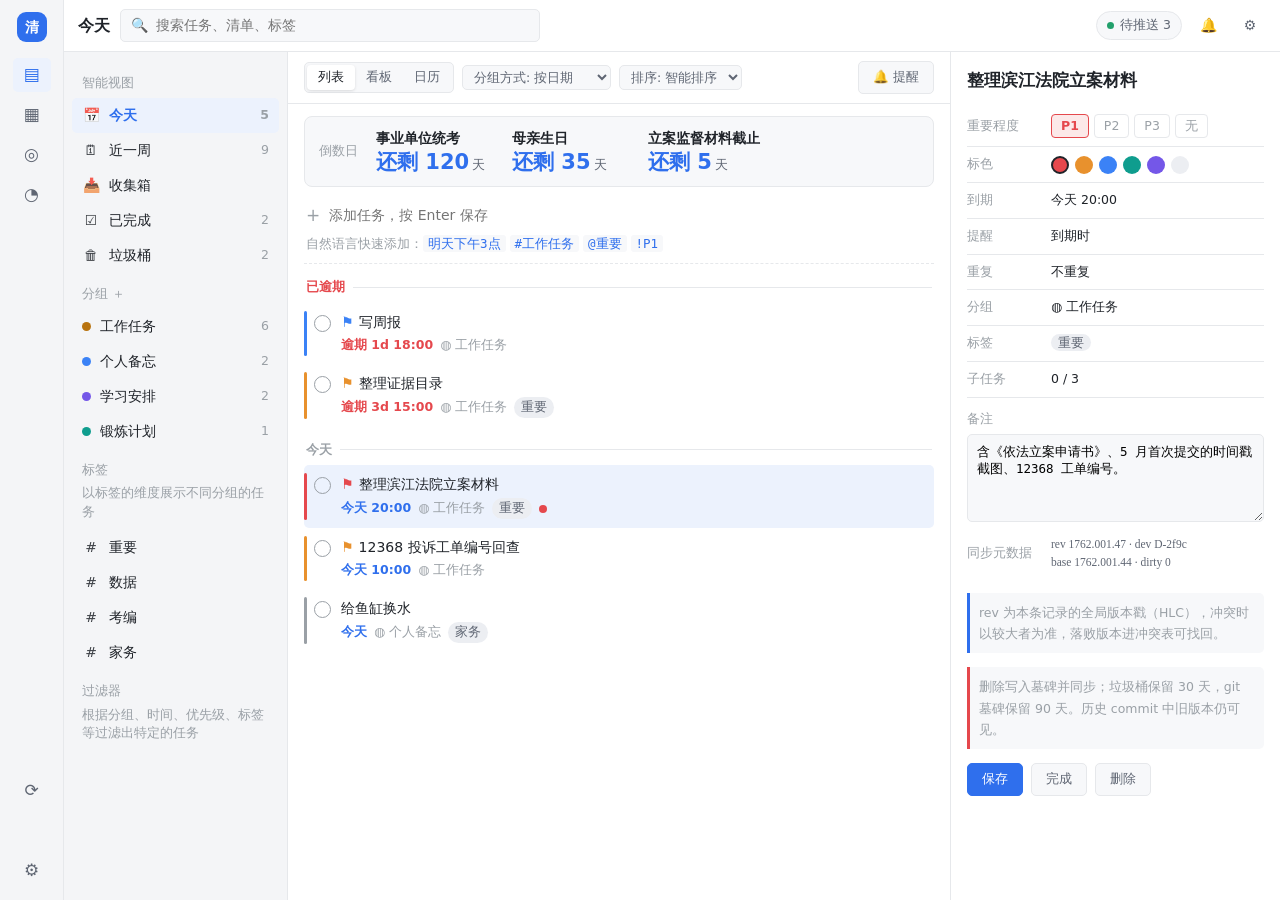
<file: docs/清单exe-界面原型.html>
<!DOCTYPE html>
<html lang="zh" data-theme="light" data-accent="blue">
<head>
<meta charset="UTF-8">
<meta name="viewport" content="width=device-width, initial-scale=1">
<title>清单 · 界面原型 v0.2</title>
<style>
/* ============ 主题 token：所有颜色只允许来自这里，禁止在组件里写死 ============ */
:root{
  --radius:8px; --radius-s:5px;
  --fs:14px; --fs-s:12.5px; --fs-l:16px;
  --p1:#e5484d; --p2:#e8912d; --p3:#3b82f6; --p4:var(--text-3);
  --sidebar-w:224px; --detail-w:330px; --topbar-h:52px;
}
:root[data-theme="light"]{
  --bg:#ffffff; --bg-2:#f7f8fa; --bg-3:#eceef2; --nav-bg:#f4f5f7;
  --text:#1f2329; --text-2:#5f6673; --text-3:#9aa0a6; --line:#e6e8eb;
  --hover:#eef0f4; --sel-bg:color-mix(in srgb, var(--accent) 9%, var(--bg));
  --shadow:0 6px 24px rgba(0,0,0,.10); --chip-bg:#fff;
}
:root[data-theme="dark"]{
  --bg:#1c1e22; --bg-2:#24272c; --bg-3:#2c3036; --nav-bg:#212429;
  --text:#e8eaed; --text-2:#a4abb5; --text-3:#6f7680; --line:#353a41;
  --hover:#2c3036; --sel-bg:color-mix(in srgb, var(--accent) 22%, var(--bg));
  --shadow:0 6px 24px rgba(0,0,0,.5); --chip-bg:#282c32;
}
:root[data-accent="blue"]  {--accent:#2f6fed}
:root[data-accent="teal"]  {--accent:#0f9d8e}
:root[data-accent="amber"] {--accent:#dd9330}
:root[data-accent="pink"]  {--accent:#d9547a}
:root[data-accent="violet"]{--accent:#7457e8}
:root[data-accent="navy"]  {--accent:#2b4a8b}
:root[data-size="s"]{--fs:13px;--fs-s:11.5px;--fs-l:14.5px}
:root[data-size="l"]{--fs:15.5px;--fs-s:13.5px;--fs-l:17.5px}

*{box-sizing:border-box;margin:0;padding:0}
body{font:var(--fs)/1.5 "Microsoft YaHei","PingFang SC",system-ui,sans-serif;background:var(--bg);color:var(--text);overflow:hidden;height:100vh}
button,input,select{font:inherit;color:inherit;background:none;border:none;outline:none}
button{cursor:pointer}
::-webkit-scrollbar{width:9px;height:9px}::-webkit-scrollbar-thumb{background:var(--bg-3);border-radius:9px}

/* ---------- 骨架 ---------- */
.app{display:grid;grid-template-columns:64px var(--sidebar-w) 1fr var(--detail-w);grid-template-rows:var(--topbar-h) 1fr;height:100vh}
.iconbar{grid-column:1;grid-row:1/3;background:var(--nav-bg);border-right:1px solid var(--line);display:flex;flex-direction:column;align-items:center;padding:12px 0;gap:6px}
.iconbar .logo{width:30px;height:30px;border-radius:9px;background:var(--accent);color:#fff;display:grid;place-items:center;font-weight:700;margin-bottom:10px}
.ib{width:38px;height:34px;border-radius:var(--radius-s);display:grid;place-items:center;color:var(--text-2);font-size:17px}
.ib:hover{background:var(--hover)} .ib.on{background:var(--sel-bg);color:var(--accent)}
.iconbar .grow{flex:1}

.topbar{grid-column:2/5;grid-row:1;display:flex;align-items:center;gap:10px;padding:0 14px;border-bottom:1px solid var(--line);background:var(--bg)}
.topbar h1{font-size:var(--fs-l);font-weight:600;white-space:nowrap}
.searchbox{flex:1;max-width:420px;background:var(--bg-2);border:1px solid var(--line);border-radius:var(--radius-s);padding:5px 10px;display:flex;gap:8px;align-items:center;color:var(--text-3)}
.searchbox input{flex:1;background:none}
.spacer{flex:1}
.pill{display:flex;align-items:center;gap:6px;padding:4px 10px;border-radius:99px;background:var(--bg-2);border:1px solid var(--line);font-size:var(--fs-s);color:var(--text-2)}
.pill .dot{width:7px;height:7px;border-radius:50%;background:#22a06b}
.pill.warn .dot{background:var(--p2)} .pill.off .dot{background:var(--text-3)}
.iconbtn{width:32px;height:32px;border-radius:var(--radius-s);display:grid;place-items:center;color:var(--text-2)}
.iconbtn:hover{background:var(--hover)} .iconbtn.on{color:var(--accent)}

.sidebar{grid-column:2;grid-row:2;background:var(--nav-bg);border-right:1px solid var(--line);overflow-y:auto;padding:10px 8px}
.group-t{font-size:var(--fs-s);color:var(--text-3);padding:12px 10px 5px;display:flex;align-items:center;gap:6px}
.group-t:hover{color:var(--text-2)}
.nav{display:flex;align-items:center;gap:9px;padding:7px 10px;border-radius:var(--radius-s);color:var(--text);font-size:var(--fs);width:100%;text-align:left}
.nav:hover{background:var(--hover)}
.nav.on{background:var(--sel-bg);color:var(--accent);font-weight:600}
.nav .ic{width:18px;text-align:center;opacity:.85}
.nav .cnt{margin-left:auto;font-size:var(--fs-s);color:var(--text-3)}
.nav.sub{padding-left:26px;font-size:var(--fs-s);color:var(--text-2)}
.nav .swatch{width:9px;height:9px;border-radius:50%;background:var(--c,var(--text-3))}

.main{grid-column:3;grid-row:2;display:flex;flex-direction:column;overflow:hidden;background:var(--bg);min-width:0}
.toolbar{display:flex;align-items:center;gap:8px;padding:9px 16px;border-bottom:1px solid var(--line)}
.seg{display:flex;background:var(--bg-2);border:1px solid var(--line);border-radius:var(--radius-s);padding:2px}
.seg button{padding:3px 11px;border-radius:4px;font-size:var(--fs-s);color:var(--text-2)}
.seg button.on{background:var(--bg);color:var(--text);box-shadow:0 1px 3px rgba(0,0,0,.12)}
select.mini{background:var(--bg-2);border:1px solid var(--line);border-radius:var(--radius-s);padding:3px 7px;font-size:var(--fs-s);color:var(--text-2)}

.scroll{flex:1;overflow-y:auto;padding:0 16px 16px}
.banner{margin:12px 0 4px;padding:11px 14px;border-radius:var(--radius);background:var(--bg-2);border:1px solid var(--line);display:flex;gap:18px;overflow-x:auto}
.cd{min-width:118px}
.cd b{display:block;font-size:var(--fs);font-weight:600}
.cd .n{font-size:21px;font-weight:700;color:var(--accent);line-height:1.25}
.cd .n small{font-size:var(--fs-s);font-weight:400;color:var(--text-2);margin-left:3px}

.qa{display:flex;align-items:center;gap:9px;padding:12px 2px 6px;color:var(--text-3)}
.qa input{flex:1;background:none;font-size:var(--fs)}
.qa::before{content:"+";font-size:17px;color:var(--text-3)}
.qa-hint{font-size:var(--fs-s);color:var(--text-3);padding:0 2px 10px;border-bottom:1px dashed var(--line)}
.qa-hint code{background:var(--bg-2);padding:1px 5px;border-radius:3px;color:var(--accent)}

.sec-h{display:flex;align-items:center;gap:8px;padding:14px 2px 6px;font-size:var(--fs-s);color:var(--text-3);font-weight:600}
.sec-h.late{color:var(--p1)}
.sec-h .line{flex:1;height:1px;background:var(--line)}

.task{display:flex;align-items:flex-start;gap:10px;padding:9px 10px;border-radius:var(--radius-s);position:relative;cursor:pointer}
.task:hover{background:var(--hover)}
.task.on{background:var(--sel-bg)}
.task::before{content:"";position:absolute;left:0;top:8px;bottom:8px;width:3px;border-radius:3px;background:var(--bar,transparent)}
.cbx{width:17px;height:17px;border:1.6px solid var(--text-3);border-radius:50%;margin-top:3px;flex:none;display:grid;place-items:center;font-size:11px;color:#fff}
.task.done .cbx{background:#22a06b;border-color:#22a06b}
.task.done .ttl{color:var(--text-3);text-decoration:line-through}
.body{flex:1;min-width:0}
.ttl{font-size:var(--fs);word-break:break-word}
.ttl .flag{color:var(--pc,var(--text-3));font-weight:700;margin-right:5px}
.meta{display:flex;flex-wrap:wrap;gap:7px;align-items:center;margin-top:3px;font-size:var(--fs-s);color:var(--text-3)}
.tag{background:var(--bg-3);padding:1px 7px;border-radius:99px;color:var(--text-2)}
.tag.c{background:color-mix(in srgb, var(--tc) 16%, transparent);color:var(--tc)}
.due.over{color:var(--p1);font-weight:600}
.due.today{color:var(--accent);font-weight:600}
.lst{color:var(--text-3)}
.dotc{width:8px;height:8px;border-radius:50%;background:var(--c)}
.ops{display:none;gap:3px} .task:hover .ops{display:flex}
.ops button{width:25px;height:25px;border-radius:4px;color:var(--text-3);display:grid;place-items:center}
.ops button:hover{background:var(--bg-3);color:var(--text)}

.board{display:flex;gap:12px;align-items:flex-start;padding-top:12px;overflow-x:auto}
.col{min-width:250px;width:250px;background:var(--bg-2);border:1px solid var(--line);border-radius:var(--radius);padding:8px}
.col h4{font-size:var(--fs-s);color:var(--text-2);padding:4px 6px 8px;display:flex;gap:6px;align-items:center}
.col h4 span{margin-left:auto;color:var(--text-3)}
.card{background:var(--bg);border:1px solid var(--line);border-radius:var(--radius-s);padding:9px 10px;margin-bottom:7px;font-size:var(--fs-s);cursor:pointer}
.card:hover{border-color:var(--accent)}

.cal{display:grid;grid-template-columns:repeat(7,1fr);gap:1px;background:var(--line);border:1px solid var(--line);border-radius:var(--radius);overflow:hidden;margin-top:12px}
.cal .hd{background:var(--bg-2);padding:6px;text-align:center;font-size:var(--fs-s);color:var(--text-2)}
.cal .d{background:var(--bg);min-height:82px;padding:5px 6px;font-size:var(--fs-s)}
.cal .d.out{background:var(--bg-2);color:var(--text-3)}
.cal .d.now{outline:2px solid var(--accent);outline-offset:-2px}
.cal .d b{font-weight:400;color:var(--text-2)}
.cal .ev{margin-top:3px;padding:1px 5px;border-radius:3px;background:color-mix(in srgb,var(--ec) 15%,transparent);color:var(--ec);white-space:nowrap;overflow:hidden;text-overflow:ellipsis;font-size:11px}

/* ---------- 详情 ---------- */
.detail{grid-column:4;grid-row:2;border-left:1px solid var(--line);background:var(--bg);overflow-y:auto;padding:16px}
.detail .ttl{font-size:17px;font-weight:600;margin-bottom:12px}
.row{display:flex;align-items:center;gap:10px;padding:8px 0;border-bottom:1px solid var(--line);font-size:var(--fs-s)}
.row .k{color:var(--text-3);width:74px;flex:none}
.row .v{color:var(--text);flex:1}
.prio{display:flex;gap:5px}
.prio button{padding:2px 9px;border-radius:4px;border:1px solid var(--line);font-size:var(--fs-s);color:var(--text-3)}
.prio button.on{border-color:var(--pc);color:var(--pc);background:color-mix(in srgb,var(--pc) 12%,transparent);font-weight:700}
.sw{display:flex;gap:6px;align-items:center}
.sw button{width:18px;height:18px;border-radius:50%;border:2px solid transparent}
.sw button.on{border-color:var(--text)}
.sw .none{background:var(--bg-3)}
textarea.note{width:100%;background:var(--bg-2);border:1px solid var(--line);border-radius:var(--radius-s);padding:9px;min-height:88px;resize:vertical;font-size:var(--fs-s);margin-top:6px}
.hint{font-size:var(--fs-s);color:var(--text-3);line-height:1.7;margin-top:14px;padding:9px;background:var(--bg-2);border-left:3px solid var(--accent);border-radius:0 var(--radius-s) var(--radius-s) 0}
.btnrow{display:flex;gap:8px;margin-top:14px}
.btn{padding:6px 14px;border-radius:var(--radius-s);background:var(--bg-2);border:1px solid var(--line);font-size:var(--fs-s);color:var(--text-2)}
.btn:hover{color:var(--text);border-color:var(--text-3)}
.btn.pri{background:var(--accent);border-color:var(--accent);color:#fff}

/* ---------- 弹窗 ---------- */
.mask{position:fixed;inset:0;background:rgba(0,0,0,.42);display:none;place-items:center;z-index:50}
.mask.on{display:grid}
.modal{width:620px;max-height:82vh;background:var(--bg);border:1px solid var(--line);border-radius:12px;box-shadow:var(--shadow);display:flex;flex-direction:column}
.mh{display:flex;align-items:center;padding:14px 18px;border-bottom:1px solid var(--line);font-weight:600}
.mh .iconbtn{margin-left:auto}
.tabs{display:flex;gap:4px;padding:10px 18px 0;border-bottom:1px solid var(--line)}
.tabs button{padding:7px 14px;font-size:var(--fs-s);color:var(--text-2);border-bottom:2px solid transparent}
.tabs button.on{color:var(--accent);border-color:var(--accent);font-weight:600}
.mb{padding:16px 18px;overflow-y:auto}
.field{display:flex;align-items:center;gap:12px;margin-bottom:14px}
.field>label{width:118px;flex:none;font-size:var(--fs-s);color:var(--text-2)}
.field .ctl{flex:1}
.field input[type=text],.field input[type=password],.field select{width:100%;background:var(--bg-2);border:1px solid var(--line);border-radius:var(--radius-s);padding:6px 9px;font-size:var(--fs-s)}
.tog{width:38px;height:21px;border-radius:99px;background:var(--bg-3);position:relative;transition:.15s;flex:none}
.tog::after{content:"";position:absolute;top:2px;left:2px;width:17px;height:17px;border-radius:50%;background:#fff;transition:.15s;box-shadow:0 1px 3px rgba(0,0,0,.3)}
.tog.on{background:var(--accent)} .tog.on::after{left:19px}
.chan{border:1px solid var(--line);border-radius:var(--radius);padding:12px 14px;margin-bottom:12px}
.chan .top{display:flex;align-items:center;gap:10px;margin-bottom:4px}
.chan .top b{font-size:var(--fs)} .chan .top .tog{margin-left:auto}
.chan p{font-size:var(--fs-s);color:var(--text-3);margin-bottom:10px}
.chan .in{display:none;gap:8px;flex-direction:column;margin-top:10px}
.chan.open .in{display:flex}
.lock{display:inline-flex;gap:6px;align-items:center;font-size:var(--fs-s);color:#22a06b;background:color-mix(in srgb,#22a06b 12%,transparent);padding:3px 9px;border-radius:99px}
.warnbar{font-size:var(--fs-s);color:var(--p1);background:color-mix(in srgb,var(--p1) 10%,transparent);padding:8px 10px;border-radius:var(--radius-s);margin-top:10px}
.accent-row{display:flex;gap:9px}
.accent-row button{width:26px;height:26px;border-radius:50%;border:2px solid transparent}
.accent-row button.on{border-color:var(--text)}
.foot{padding:11px 18px;border-top:1px solid var(--line);font-size:11.5px;color:var(--text-3);display:flex;align-items:center;gap:8px}
</style>
</head>
<body>
<div class="app">
  <nav class="iconbar" id="iconbar"></nav>
  <header class="topbar" id="topbar"></header>
  <aside class="sidebar" id="sidebar"></aside>
  <main class="main">
    <div class="toolbar" id="toolbar"></div>
    <div class="scroll" id="scroll"></div>
  </main>
  <aside class="detail" id="detail"></aside>
</div>

<div class="mask" id="mask"><div class="modal">
  <div class="mh"><span data-t="settings"></span><button class="iconbtn" onclick="closeModal()">✕</button></div>
  <div class="tabs" id="mtabs"></div>
  <div class="mb" id="mbody"></div>
  <div class="foot"><span data-t="proto_note"></span></div>
</div></div>

<script>
/* ================= i18n：文案全部走字典，组件里禁止硬编码字符串 ================= */
const I18N = {
  zh:{app:"清单",search:"搜索任务、清单、标签",nav_task:"任务",nav_cal:"日历",nav_focus:"专注",nav_stat:"统计",
    g_smart:"智能视图",g_list:"分组",g_tag:"标签",g_filter:"过滤器",
    today:"今天",next7:"近一周",inbox:"收集箱",done:"已完成",trash:"垃圾桶",
    layout_list:"列表",layout_board:"看板",layout_calendar:"日历",
    group:"分组方式",sort:"排序",g_none:"不分组",g_date:"按日期",g_list2:"按分组",g_prio:"按优先级",g_tag2:"按标签",
    s_smart:"智能排序",s_due:"截止日期",s_prio:"优先级",s_title:"标题",s_created:"创建时间",s_manual:"手动",
    sync_ok:"已同步",sync_pending:"待推送",sync_off:"离线模式",sync_conf:"冲突",
    bell_on:"提醒已开",bell_off:"提醒已静音",
    cd_title:"倒数日",days_left:"还剩",days_passed:"已过",days_unit:"天",
    overdue:"逾期",today2:"今天",tomorrow:"明天",weekday:"周",
    quickadd:"添加任务，按 Enter 保存",qa_hint:"自然语言快速添加：{d} {c} {t} {p}",
    tag_desc:"以标签的维度展示不同分组的任务",filter_desc:"根据分组、时间、优先级、标签等过滤出特定的任务",
    sec_overdue:"已逾期",sec_today:"今天",sec_tomorrow:"明天",sec_week:"本周稍后",sec_none:"未排期",sec_done:"今日完成",
    d_title:"任务标题",d_note:"备注",d_prio:"重要程度",d_color:"标色",d_due:"到期",d_remind:"提醒",d_repeat:"重复",d_list:"分组",d_tags:"标签",d_sub:"子任务",d_sync:"同步元数据",
    p_none:"无",p_low:"中",p_med:"高",p_top:"紧急",c_none:"无",
    r_none:"不提醒",r_at:"到期时",r_1d:"提前1天",r_sticky:"持续提醒",
    no_repeat:"不重复",rp_daily:"每天",rp_weekly:"每周",rp_monthly:"每月",
    complete:"完成",reopen:"重新打开",del:"删除",restore:"恢复",save:"保存",
    hint_trash:"删除写入墓碑并同步；垃圾桶保留 30 天，git 墓碑保留 90 天。历史 commit 中旧版本仍可见。",
    hint_sync:"rev 为本条记录的全局版本戳（HLC），冲突时以较大者为准，落败版本进冲突表可找回。",
    settings:"设置",tab_appearance:"外观",tab_lang:"语言",tab_alert:"提醒",tab_sync:"同步",
    theme:"主题",theme_light:"浅色",theme_dark:"深色",follow_sys:"跟随系统",accent:"强调色",fsize:"字号",
    size_s:"小",size_m:"标准",size_l:"大",lang:"界面语言",lang_note:"语言只切换界面文案，任务内容属于数据、不做翻译。",
    alert_master:"提醒总开关",alert_master_d:"关闭后调度器不再向任何渠道发送，任务数据不受影响。",
    ch_toast:"Windows 系统通知 + 托盘",ch_toast_d:"本地弹窗，不依赖网络。",
    ch_ding:"钉钉群机器人",ch_ding_d:"Webhook + 加签。限流 20 条/分钟，同分钟到期自动合并为一条。",
    ch_mail:"邮箱 SMTP",ch_mail_d:"使用邮箱授权码而非登录密码，一封汇总邮件发送。",
    webhook:"Webhook 地址",secret:"加签密钥",smtp_preset:"服务商",from_addr:"发件邮箱",auth_code:"授权码",to_addr:"收件人",
    test:"发送测试",dnd:"免打扰时段",dnd_note:"时段内不响铃，过期提醒不补发。",digest:"每日摘要",digest_d:"每天固定时间推送一条到期汇总。",
    sticky_def:"默认持续提醒",token:"Gitee 私人令牌",token_d:"仅勾选 projects 权限，存 Windows 凭据管理器，不进配置文件与日志。",
    repo:"数据仓库",recheck:"重新校验",priv_lock:"私有仓库 · 已锁定",sentinel:"防公开哨兵",
    sentinel_d:"每轮 push 前校验 private==true；若发现被改为公开，立即中止同步并告警。",
    last_sync:"上次同步",pending:"待推送",conflicts:"未决冲突",bootstrap:"新装引导",bootstrap_d:"本机无同步基线且无待推送改动 → 只拉不推，绝不因本地为空而生成墓碑。",
    logout:"退出登录",login:"登录 Gitee",proto_note:"静态原型 · 演示数据 · 主题与语言均为运行时切换，未写死",
    board_by:"看板分组",color_by:"日历着色",by_prio:"按优先级",by_tag:"按标签",by_list:"按分组",focus_start:"开始专注"},
  en:{app:"Qingdan",search:"Search tasks, groups, tags",nav_task:"Tasks",nav_cal:"Calendar",nav_focus:"Focus",nav_stat:"Stats",
    g_smart:"Smart views",g_list:"Groups",g_tag:"Tags",g_filter:"Filters",
    today:"Today",next7:"Next 7 days",inbox:"Inbox",done:"Completed",trash:"Trash",
    layout_list:"List",layout_board:"Board",layout_calendar:"Calendar",
    group:"Group by",sort:"Sort",g_none:"No grouping",g_date:"By date",g_list2:"By group",g_prio:"By priority",g_tag2:"By tag",
    s_smart:"Smart order",s_due:"Due date",s_prio:"Priority",s_title:"Title",s_created:"Created",s_manual:"Manual",
    sync_ok:"Synced",sync_pending:"To push",sync_off:"Offline",sync_conf:"Conflicts",
    bell_on:"Alerts on",bell_off:"Alerts muted",
    cd_title:"Countdowns",days_left:"in",days_passed:"since",days_unit:"d",
    overdue:"Overdue",today2:"Today",tomorrow:"Tomorrow",weekday:"",
    quickadd:"Add task, press Enter",qa_hint:"Natural language quick add: {d} {c} {t} {p}",
    tag_desc:"See tasks across all groups by tag",filter_desc:"Filter tasks by group, time, priority or tag",
    sec_overdue:"Overdue",sec_today:"Today",sec_tomorrow:"Tomorrow",sec_week:"This week",sec_none:"Unscheduled",sec_done:"Done today",
    d_title:"Title",d_note:"Note",d_prio:"Priority",d_color:"Color",d_due:"Due",d_remind:"Reminder",d_repeat:"Repeat",d_list:"Group",d_tags:"Tags",d_sub:"Subtasks",d_sync:"Sync metadata",
    p_none:"None",p_low:"Low",p_med:"Medium",p_top:"High",c_none:"None",
    r_none:"No reminder",r_at:"At due time",r_1d:"1 day before",r_sticky:"Persistent",
    no_repeat:"Never",rp_daily:"Daily",rp_weekly:"Weekly",rp_monthly:"Monthly",
    complete:"Complete",reopen:"Reopen",del:"Delete",restore:"Restore",save:"Save",
    hint_trash:"Delete writes a tombstone and syncs it. Trash shows 30 days, git keeps tombstones 90 days. Old versions remain in commit history.",
    hint_sync:"rev is this record's version stamp (HLC). On conflict the larger wins; the losing version is kept in the conflict table.",
    settings:"Settings",tab_appearance:"Appearance",tab_lang:"Language",tab_alert:"Alerts",tab_sync:"Sync",
    theme:"Theme",theme_light:"Light",theme_dark:"Dark",follow_sys:"Follow system",accent:"Accent color",fsize:"Font size",
    size_s:"Small",size_m:"Normal",size_l:"Large",lang:"Interface language",lang_note:"Language switches UI text only. Task content is data and is never translated.",
    alert_master:"Alert master switch",alert_master_d:"When off, the scheduler sends to no channel. Task data is unaffected.",
    ch_toast:"Windows toast + tray",ch_toast_d:"Local notification, works offline.",
    ch_ding:"DingTalk robot",ch_ding_d:"Webhook + HMAC sign. Rate limit 20/min; same-minute alerts are merged into one message.",
    ch_mail:"Email SMTP",ch_mail_d:"Uses an app authorization code, not the login password. Sends one digest.",
    webhook:"Webhook URL",secret:"Signing secret",smtp_preset:"Provider",from_addr:"From",auth_code:"Auth code",to_addr:"Recipients",
    test:"Send test",dnd:"Quiet hours",dnd_note:"No sound in this window; expired alerts are not replayed.",digest:"Daily digest",digest_d:"Push one summary at a fixed time every day.",
    sticky_def:"Persistent by default",token:"Gitee access token",token_d:"Scope: projects only. Stored in Windows Credential Locker, never in config files or logs.",
    repo:"Data repository",recheck:"Re-check",priv_lock:"Private repo · locked",sentinel:"Public-guard",
    sentinel_d:"Verifies private==true before every push; aborts sync and alerts if it becomes public.",
    last_sync:"Last sync",pending:"To push",conflicts:"Open conflicts",bootstrap:"Fresh-device bootstrap",bootstrap_d:"No sync baseline and no dirty rows → pull-only. Never emits tombstones because local is empty.",
    logout:"Sign out",login:"Sign in with Gitee",proto_note:"Static prototype · demo data · theme and language switch at runtime, nothing hardcoded",
    board_by:"Board grouping",color_by:"Calendar color",by_prio:"By priority",by_tag:"By tag",by_list:"By group",focus_start:"Start focus"}
};

/* ================= 演示数据（真实应用里来自 SQLite） ================= */
const NOW = new Date();
const d = (off,h,m)=>{const x=new Date(NOW);x.setDate(x.getDate()+off);if(h!=null){x.setHours(h,m||0,0,0)}else{x.setHours(0,0,0,0)};return x};
const LISTS=[{n:"工作任务",c:"#b8730f",f:"工作"},{n:"个人备忘",c:"#3b82f6",f:"生活"},{n:"学习安排",c:"#7457e8",f:"生活"},{n:"锻炼计划",c:"#0f9d8e",f:"生活"}];
const TAGS=["重要","数据","考编","家务"];
let T=[
 {id:1,t:"整理滨江法院立案材料",l:"工作任务",p:1,tg:["重要"],due:d(0,20),c:"#e5484d",note:"含《依法立案申请书》、5 月首次提交的时间戳截图、12368 工单编号。"},
 {id:2,t:"12368 投诉工单编号回查",l:"工作任务",p:2,tg:[],due:d(0,10)},
 {id:3,t:"给鱼缸换水",l:"个人备忘",p:4,tg:["家务"],due:d(0)},
 {id:4,t:"导出采集清单并上传需求单",l:"工作任务",p:2,tg:["数据"],due:d(1,17),rp:"每周"},
 {id:5,t:"行测资料分析 2 组",l:"学习安排",p:3,tg:["考编"],due:d(2,20)},
 {id:6,t:"事业单位统考报名",l:"学习安排",p:1,tg:["考编","重要"],due:d(5,9),c:"#7457e8"},
 {id:7,t:"跑步 5 公里",l:"锻炼计划",p:4,tg:[],due:d(3)},
 {id:8,t:"Shovel 定时任务切 ON",l:"工作任务",p:2,tg:["数据"],due:null},
 {id:9,t:"买猫粮",l:"个人备忘",p:4,tg:[],due:null},
 {id:10,t:"写周报",l:"工作任务",p:3,tg:[],due:d(-1,18)},
 {id:11,t:"整理证据目录",l:"工作任务",p:2,tg:["重要"],due:d(-3,15)},
 {id:12,t:"回复钉钉消息",l:"个人备忘",p:4,tg:[],due:d(0,15),st:"done"},
 {id:13,t:"备份 hermon 库脚本",l:"工作任务",p:3,tg:["数据"],due:d(0,9),st:"done"},
 {id:14,t:"旧版报销单整理",l:"个人备忘",p:4,tg:[],st:"del",del:d(-2)},
 {id:15,t:"试做的健身计划",l:"锻炼计划",p:4,tg:[],st:"del",del:d(-6)},
];
const CD=[{t:"事业单位统考",dt:d(120)},{t:"母亲生日",dt:d(35),y:1},{t:"立案监督材料截止",dt:d(5)}];
const FOCUS={done:2,min:50};

/* ================= 应用状态（真实应用里持久化到 SQLite settings，不用浏览器存储） ================= */
const S={view:"today",layout:"list",group:"date",sort:"smart",colorBy:"prio",sel:1,tab:"appearance",
  theme:"light",accent:"blue",size:"m",lang:"zh",bell:true,sync:"ok",pending:3,conf:1,
  ch:{toast:true,ding:false,mail:false},dnd:"23:00",digest:true};
const t=(k,v)=>{let s=(I18N[S.lang]||I18N.zh)[k]??k;if(v)for(const p in v)s=s.replace("{"+p+"}",v[p]);return s};
const PC={0:"var(--p4)",1:"var(--p1)",2:"var(--p2)",3:"var(--p3)",4:"var(--p4)"};
const PL={0:"p_none",1:"p_top",2:"p_med",3:"p_low",4:"p_none"};

function fmtDue(x){ if(!x) return ""; const off=Math.round((new Date(x.getFullYear(),x.getMonth(),x.getDate())-new Date(NOW.getFullYear(),NOW.getMonth(),NOW.getDate()))/864e5);
  const hm=x.getHours(), mm=x.getMinutes(), tm=hm?` ${String(hm).padStart(2,"0")}:${String(mm).padStart(2,"0")}`:"";
  if(off<0) return `${t("overdue")} ${-off}${S.lang==="zh"?"d":""}${tm}`; if(off===0) return t("today2")+tm;
  if(off===1) return t("tomorrow")+tm; if(off<7) return (S.lang==="zh"?"周":"")+"日一二三四五六".charAt(x.getDay())+tm;
  return `${x.getMonth()+1}/${x.getDate()}${tm}` }

/* ================= 渲染 ================= */
function render(){
  document.documentElement.dataset.theme=S.theme;
  document.documentElement.dataset.accent=S.accent;
  document.documentElement.dataset.size=S.size;
  document.documentElement.lang=S.lang;
  document.querySelectorAll("[data-t]").forEach(e=>e.textContent=t(e.dataset.t));
  drawIconbar(); drawTopbar(); drawSidebar(); drawToolbar(); drawMain(); drawDetail();
}
const ic=(n)=>["▤","▦","◎","◔"][n];
function drawIconbar(){
  document.getElementById("iconbar").innerHTML=`<div class="logo">清</div>`+
    ["nav_task","nav_cal","nav_focus","nav_stat"].map((k,i)=>`<button class="ib ${i===0?"on":""}" title="${t(k)}">${ic(i)}</button>`).join("")+
    `<div class="grow"></div><button class="ib" title="⟳">⟳</button><button class="ib" title="🔔"></button><button class="ib" onclick="openModal()">⚙</button>`;
}
function drawTopbar(){
  const cls=S.sync==="ok"?"":(S.sync==="off"?"off":"warn");
  const lab=S.sync==="off"?t("sync_off"):S.sync==="conf"?`${t("sync_conf")} ${S.conf}`:S.pending?`${t("sync_pending")} ${S.pending}`:t("sync_ok");
  document.getElementById("topbar").innerHTML=`<h1>${t(S.view)}</h1>
    <div class="searchbox">🔍<input placeholder="${t("search")}"></div><div class="spacer"></div>
    <div class="pill ${cls}"><span class="dot"></span>${lab}</div>
    <button class="iconbtn ${S.bell?"on":""}" title="${S.bell?t("bell_on"):t("bell_off")}" onclick="S.bell=!S.bell;render()">${S.bell?"🔔":"🔕"}</button>
    <button class="iconbtn" onclick="openModal()">⚙</button>`;
}
function drawSidebar(){
  const cnt=v=>listFor(v).length;
  const nav=(k,icn,on)=>`<button class="nav ${on?"on":""}" onclick="S.view='${k}';render()"><span class="ic">${icn}</span>${t(k)}<span class="cnt">${cnt(k)||""}</span></button>`;
  const ICN={today:"📅",next7:"🗓",inbox:"📥",done:"☑",trash:"🗑"};
  document.getElementById("sidebar").innerHTML=
    `<div class="group-t">${t("g_smart")}</div>`+["today","next7","inbox","done","trash"].map(k=>nav(k,ICN[k],S.view===k)).join("")+
    `<div class="group-t">${t("g_list")} ＋</div>`+LISTS.map(l=>{const n=T.filter(x=>x.l===l.n&&!x.st).length;
      return `<button class="nav ${S.view==="list:"+l.n?"on":""}" onclick="S.view='list:${l.n}';render()"><span class="swatch" style="--c:${l.c}"></span>${l.n}<span class="cnt">${n||""}</span></button>`}).join("")+
    `<div class="group-t">${t("g_tag")}</div><div style="padding:0 10px 8px;font-size:var(--fs-s);color:var(--text-3)">${t("tag_desc")}</div>`+
    TAGS.map(g=>`<button class="nav ${S.view==="tag:"+g?"on":""}" onclick="S.view='tag:${g}';render()"><span class="ic">#</span>${g}</button>`).join("")+
    `<div class="group-t">${t("g_filter")}</div><div style="padding:0 10px 8px;font-size:var(--fs-s);color:var(--text-3)">${t("filter_desc")}</div>`;
}
function drawToolbar(){
  const seg=(cur,opts)=>opts.map(([v,k])=>`<button class="${cur===v?"on":""}" onclick="S.layout='${v}';render()">${t(k)}</button>`).join("");
  document.getElementById("toolbar").innerHTML=
    `<div class="seg">${seg(S.layout,[["list","layout_list"],["board","layout_board"],["calendar","layout_calendar"]])}</div>
     <select class="mini" onchange="S.group=this.value;render()">
       ${[["none","g_none"],["date","g_date"],["list","g_list2"],["prio","g_prio"],["tag","g_tag2"]].map(([v,k])=>`<option value="${v}" ${S.group===v?"selected":""}>${t("group")}: ${t(k)}</option>`).join("")}</select>
     <select class="mini" onchange="S.sort=this.value;render()">
       ${[["smart","s_smart"],["due","s_due"],["prio","s_prio"],["title","s_title"],["manual","s_manual"]].map(([v,k])=>`<option value="${v}" ${S.sort===v?"selected":""}>${t("sort")}: ${t(k)}</option>`).join("")}</select>
     <div class="spacer"></div>
     <button class="btn" onclick="openModal('alert')">🔔 ${t("tab_alert")}</button>`;
}
function listFor(v){
  if(v==="today")  return T.filter(x=>!x.st&&x.due&&x.due<=endOf(0));
  if(v==="next7")  return T.filter(x=>!x.st&&x.due&&x.due<=endOf(6));
  if(v==="inbox")  return T.filter(x=>!x.st&&!x.l);
  if(v==="done")   return T.filter(x=>x.st==="done");
  if(v==="trash")  return T.filter(x=>x.st==="del");
  if(v.startsWith("list:")) return T.filter(x=>!x.st&&x.l===v.slice(5));
  if(v.startsWith("tag:"))  return T.filter(x=>!x.st&&x.tg.includes(v.slice(4)));
  return T.filter(x=>!x.st);
}
function endOf(off){const x=new Date(NOW);x.setDate(x.getDate()+off);x.setHours(23,59,59,999);return x}
/* 日历天差：不能用 Math.round(毫秒差/864e5)，否则"今天20:00"会进明天、"逾期6小时"会进今天 */
function days(x){ if(!x) return 9999;
  const a=new Date(x.getFullYear(),x.getMonth(),x.getDate()), b=new Date(NOW.getFullYear(),NOW.getMonth(),NOW.getDate());
  return Math.round((a-b)/864e5) }

function drawMain(){
  const el=document.getElementById("scroll");
  if(S.layout==="board"){el.innerHTML=board();return}
  if(S.layout==="calendar"){el.innerHTML=calendar();return}
  const rows=listFor(S.view);
  const groups=S.group==="none"?[[t("g_none"),rows]]:
    S.group==="prio"?[1,2,3,4].map(p=>[t(PL[p]),rows.filter(x=>x.p===p)]).filter(g=>g[1].length):
    S.group==="list"?[...new Set(rows.map(x=>x.l||t("inbox")))].map(n=>[n,rows.filter(x=>(x.l||t("inbox"))===n)]):
    S.group==="tag"?[...new Set(rows.flatMap(x=>x.tg))].map(g=>["#"+g,rows.filter(x=>x.tg.includes(g))]):
    [["",rows]];
  let html=(S.view==="today"?cdbanner():"")+quickadd();
  if(S.group==="date"||S.view==="today"||S.view==="next7") html+=sections(rows);
  else html+=groups.map(([n,g])=>`<div class="sec-h">${n}<span class="line"></span></div>`+g.map(card).join("")).join("");
  el.innerHTML=html;
}
function cdbanner(){return `<div class="banner"><div style="font-size:var(--fs-s);color:var(--text-3);align-self:center">${t("cd_title")}</div>`+
  CD.map(c=>{const n=days(c.dt);return `<div class="cd"><b>${c.t}</b><div class="n">${n>=0?t("days_left"):t("days_passed")} ${Math.abs(n)}<small>${t("days_unit")}</small></div></div>`}).join("")+`</div>`}
const QA={zh:{d:"<code>明天下午3点</code>",c:"<code>#工作任务</code>",t:"<code>@重要</code>",p:"<code>!P1</code>"},
          en:{d:"<code>tomorrow 3pm</code>",c:"<code>#work</code>",t:"<code>@urgent</code>",p:"<code>!P1</code>"}};
function quickadd(){return `<div class="qa"><input placeholder="${t("quickadd")}"></div>
  <div class="qa-hint">${t("qa_hint",QA[S.lang])}</div>`}
function sections(rows){
  const bucket={o:[],t:[],m:[],w:[],n:[],dn:[]};
  rows.forEach(x=>{const g=days(x.due); if(x.st==="done")bucket.dn.push(x); else if(g<0)bucket.o.push(x); else if(g===0)bucket.t.push(x); else if(g===1)bucket.m.push(x); else if(g<7)bucket.w.push(x); else bucket.n.push(x)});
  return [["sec_overdue","o","late"],["sec_today","t"],["sec_tomorrow","m"],["sec_week","w"],["sec_none","n"],["sec_done","dn"]]
    .filter(([k,b])=>bucket[b].length).map(([k,b,c])=>`<div class="sec-h ${c||""}">${t(k)}<span class="line"></span></div>`+bucket[b].map(card).join("")).join("")}
function card(x){
  const on=S.sel===x.id?"on":"", bar=x.c||PC[x.p]||"transparent";
  return `<div class="task ${on} ${x.st==="done"?"done":""}" style="--bar:${x.st?"transparent":(x.c||PC[x.p])}" onclick="S.sel=${x.id};render()">
    <div class="cbx">${x.st==="done"?"✓":""}</div>
    <div class="body"><div class="ttl">${x.p>0&&x.p<4&&!x.st?`<span class="flag" style="--pc:${PC[x.p]}">⚑</span>`:""}${x.t}</div>
      <div class="meta">
        ${x.due&&!x.st?`<span class="due ${days(x.due)<0?"over":days(x.due)===0?"today":""}">${fmtDue(x.due)}</span>`:""}
        ${x.st==="del"?`<span style="color:var(--p1)">${t("trash")} · ${fmtDue(x.del)}</span>`:""}
        ${x.l?`<span class="lst">◍ ${x.l}</span>`:""}
        ${x.tg.map(g=>`<span class="tag">${g}</span>`).join("")}
        ${x.c?`<span class="dotc" style="--c:${x.c}"></span>`:""}
        ${x.rp?`<span>↻ ${t(x.rp==="每周"?"rp_weekly":x.rp==="每天"?"rp_daily":"rp_monthly")}</span>`:""}
      </div></div>
    <div class="ops"><button title="${t("focus_start")}">◷</button><button title="${t("del")}">🗑</button></div></div>`}
function board(){
  const cols=S.group==="prio"?[1,2,3,4].map(p=>[t(PL[p]),T.filter(x=>!x.st&&x.p===p)]):
    [...new Set(T.filter(x=>!x.st).map(x=>x.l))].map(n=>[n,T.filter(x=>!x.st&&x.l===n)]);
  return `<div style="padding-top:12px;font-size:var(--fs-s);color:var(--text-3)">${t("board_by")}</div><div class="board">`+
    cols.map(([n,g])=>`<div class="col"><h4>${n}<span>${g.length}</span></h4>`+g.map(x=>`<div class="card ${S.sel===x.id?"on":""}" onclick="S.sel=${x.id};render()">
      ${x.p<4?`<span style="color:${PC[x.p]}">⚑</span> `:""}${x.t}<div class="meta" style="margin-top:5px">${x.due?`<span class="due ${days(x.due)<0?"over":""}">${fmtDue(x.due)}</span>`:""}</div></div>`).join("")+
      `</div>`).join("")+`</div>`}
function calendar(){
  const y=NOW.getFullYear(),m=NOW.getMonth(),first=new Date(y,m,1),start=new Date(first);start.setDate(1-((first.getDay()+6)%7));
  let cells="";for(let i=0;i<42;i++){const dt=new Date(start);dt.setDate(start.getDate()+i);
    const out=dt.getMonth()!==m, ev=T.filter(x=>!x.st&&x.due&&x.due.toDateString()===dt.toDateString());
    cells+=`<div class="d ${out?"out":""} ${dt.toDateString()===NOW.toDateString()?"now":""}"><b>${dt.getDate()}</b>`+
      ev.slice(0,3).map(x=>`<div class="ev" style="--ec:${x.c||PC[x.p]||"var(--accent)"}">${x.t}</div>`).join("")+
      (ev.length>3?`<div class="ev" style="--ec:var(--text-3)">+${ev.length-3}</div>`:"")+`</div>`}
  const wd=S.lang==="zh"?["一","二","三","四","五","六","日"]:["Mo","Tu","We","Th","Fr","Sa","Su"];
  return `<div style="display:flex;align-items:center;gap:10px;padding-top:12px"><b>${y}-${String(m+1).padStart(2,"0")}</b>
    <span style="font-size:var(--fs-s);color:var(--text-3)">${t("color_by")}</span>
    <select class="mini">${["by_prio","by_tag","by_list"].map(v=>`<option>${t(v)}</option>`).join("")}</select></div>
    <div class="cal">${wd.map(w=>`<div class="hd">${w}</div>`).join("")}${cells}</div>`}
function drawDetail(){
  const x=T.find(i=>i.id===S.sel)||T[0];
  document.getElementById("detail").innerHTML=`<div class="ttl">${x.t}</div>
    <div class="row"><span class="k">${t("d_prio")}</span><div class="prio">${[1,2,3,4].map(p=>`<button class="${x.p===p?"on":""}" style="--pc:${PC[p]}">${p<4?"P"+p:t("p_none")}</button>`).join("")}</div></div>
    <div class="row"><span class="k">${t("d_color")}</span><div class="sw">${["#e5484d","#e8912d","#3b82f6","#0f9d8e","#7457e8"].map(c=>`<button style="background:${c}" class="${x.c===c?"on":""}"></button>`).join("")}<button class="none ${!x.c?"on":""}" title="${t("c_none")}"></button></div></div>
    <div class="row"><span class="k">${t("d_due")}</span><span class="v ${x.due&&days(x.due)<0?"due over":"due"}">${x.due?fmtDue(x.due):"—"}</span></div>
    <div class="row"><span class="k">${t("d_remind")}</span><span class="v">${x.due?t("r_at"):t("r_none")}</span></div>
    <div class="row"><span class="k">${t("d_repeat")}</span><span class="v">${x.rp?t("rp_weekly"):t("no_repeat")}</span></div>
    <div class="row"><span class="k">${t("d_list")}</span><span class="v">◍ ${x.l||t("inbox")}</span></div>
    <div class="row"><span class="k">${t("d_tags")}</span><span class="v">${x.tg.map(g=>`<span class="tag">${g}</span>`).join(" ")||"—"}</span></div>
    <div class="row"><span class="k">${t("d_sub")}</span><span class="v">0 / 3</span></div>
    <div style="margin-top:12px;font-size:var(--fs-s);color:var(--text-3)">${t("d_note")}</div>
    <textarea class="note">${x.note||""}</textarea>
    <div class="row" style="border:none"><span class="k">${t("d_sync")}</span><span class="v" style="font-family:ui-monospace,Consolas;font-size:11.5px;color:var(--text-2)">rev 1762.${String(x.id).padStart(3,"0")}.47 · dev D-2f9c<br>base 1762.${String(x.id).padStart(3,"0")}.44 · dirty ${x.st?1:0}</span></div>
    <div class="hint">${t("hint_sync")}</div><div class="hint" style="border-color:var(--p1)">${t("hint_trash")}</div>
    <div class="btnrow"><button class="btn pri">${t("save")}</button><button class="btn">${t("complete")}</button><button class="btn">${t("del")}</button></div>`;
}

/* ================= 设置弹窗 ================= */
function openModal(tab){S.tab=tab||S.tab;document.getElementById("mask").classList.add("on");drawModal();render()}
function closeModal(){document.getElementById("mask").classList.remove("on")}
function drawModal(){
  document.getElementById("mtabs").innerHTML=[["appearance","tab_appearance"],["lang","tab_lang"],["alert","tab_alert"],["sync","tab_sync"]]
    .map(([k,l])=>`<button class="${S.tab===k?"on":""}" onclick="S.tab='${k}';drawModal()">${t(l)}</button>`).join("");
  const b=document.getElementById("mbody");
  if(S.tab==="appearance") b.innerHTML=`
    <div class="field"><label>${t("theme")}</label><div class="ctl seg">
      ${[["light","theme_light"],["dark","theme_dark"]].map(([v,k])=>`<button class="${S.theme===v?"on":""}" onclick="S.theme='${v}';render();drawModal()">${t(k)}</button>`).join("")}</div></div>
    <div class="field"><label>${t("accent")}</label><div class="ctl accent-row">
      ${[["blue","#2f6fed"],["teal","#0f9d8e"],["amber","#dd9330"],["pink","#d9547a"],["violet","#7457e8"],["navy","#2b4a8b"]].map(([v,c])=>`<button style="background:${c}" class="${S.accent===v?"on":""}" onclick="S.accent='${v}';render();drawModal()"></button>`).join("")}</div></div>
    <div class="field"><label>${t("fsize")}</label><div class="ctl seg">
      ${[["s","size_s"],["m","size_m"],["l","size_l"]].map(([v,k])=>`<button class="${S.size===v?"on":""}" onclick="S.size='${v}';render();drawModal()">${t(k)}</button>`).join("")}</div></div>`;
  if(S.tab==="lang") b.innerHTML=`
    <div class="field"><label>${t("lang")}</label><div class="ctl seg">
      ${[["zh","中文"],["en","English"]].map(([v,k])=>`<button class="${S.lang===v?"on":""}" onclick="S.lang='${v}';render();drawModal()">${k}</button>`).join("")}</div></div>
    <div class="hint">${t("lang_note")}</div>`;
  if(S.tab==="alert") b.innerHTML=`
    <div class="field"><label>${t("alert_master")}</label><div class="ctl" style="display:flex;align-items:center;gap:10px">
      <div class="tog ${S.bell?"on":""}" onclick="S.bell=!S.bell;render();drawModal()"></div><span style="font-size:var(--fs-s);color:var(--text-3)">${t("alert_master_d")}</span></div></div>
    ${chan("ch_toast","ch_toast_d")}
    <div class="chan ${S.ch.ding?"open":""}">${chanTop("ch_ding","ch_ding_d","ding")}
      <div class="in"><div class="field"><label>${t("webhook")}</label><input type="text" class="ctl" value="https://oapi.dingtalk.com/robot/send?access_token=****"></div>
      <div class="field"><label>${t("secret")}</label><input type="password" class="ctl" value="SEC************"></div>
      <div class="field"><label></label><button class="btn">${t("test")}</button></div></div></div>
    <div class="chan ${S.ch.mail?"open":""}">${chanTop("ch_mail","ch_mail_d","mail")}
      <div class="in"><div class="field"><label>${t("smtp_preset")}</label><select class="ctl"><option>QQ 邮箱 smtp.qq.com:465 SSL</option><option>163 邮箱 smtp.163.com:465 SSL</option></select></div>
      <div class="field"><label>${t("from_addr")}</label><input type="text" class="ctl" value="you@qq.com"></div>
      <div class="field"><label>${t("auth_code")}</label><input type="password" class="ctl" value="************"></div>
      <div class="field"><label>${t("to_addr")}</label><input type="text" class="ctl" value="you@qq.com"></div>
      <div class="field"><label></label><button class="btn">${t("test")}</button></div></div></div>
    <div class="field"><label>${t("dnd")}</label><div class="ctl" style="display:flex;gap:8px;align-items:center">
      <input type="text" class="ctl" style="width:74px" value="${S.dnd}"><span style="color:var(--text-3)">→</span><input type="text" class="ctl" style="width:74px" value="07:30"></div></div>
    <div class="field"><label>${t("digest")}</label><div class="ctl" style="display:flex;align-items:center;gap:10px">
      <div class="tog ${S.digest?"on":""}" onclick="S.digest=!S.digest;drawModal()"></div><span style="font-size:var(--fs-s);color:var(--text-3)">${t("digest_d")}</span></div></div>
    <div class="warnbar">⚠ 钉钉自定义机器人限流 20 条/分钟，超限封禁 10 分钟；业务错误返回 HTTP 200，真因在 body 的 errcode（如 310000 = 关键词未命中）。适配器需令牌桶 + 同分钟合并。</div>`;
  if(S.tab==="sync") b.innerHTML=`
    <div class="field"><label>${t("token")}</label><div class="ctl" style="display:flex;gap:8px">
      <input type="password" class="ctl" value="••••••••••••••••••••"><button class="btn">${t("login")}</button></div></div>
    <div style="font-size:var(--fs-s);color:var(--text-3);margin:-6px 0 14px 130px">${t("token_d")}</div>
    <div class="field"><label>${t("repo")}</label><div class="ctl" style="display:flex;gap:8px;align-items:center">
      <input type="text" class="ctl" value="sxzhang1/qd-data"><button class="btn">${t("recheck")}</button></div></div>
    <div style="margin-left:130px;margin-bottom:14px"><span class="lock">🔒 ${t("priv_lock")}</span></div>
    <div class="field"><label>${t("sentinel")}</label><div class="ctl" style="display:flex;align-items:center;gap:10px">
      <div class="tog on"></div><span style="font-size:var(--fs-s);color:var(--text-3)">${t("sentinel_d")}</span></div></div>
    <div class="field"><label>${t("bootstrap")}</label><div class="ctl" style="display:flex;align-items:center;gap:10px">
      <div class="tog on"></div><span style="font-size:var(--fs-s);color:var(--text-3)">${t("bootstrap_d")}</span></div></div>
    <div class="row"><span class="k">${t("last_sync")}</span><span class="v">09:41</span></div>
    <div class="row"><span class="k">${t("pending")}</span><span class="v" style="color:var(--p2)">${S.pending}</span></div>
    <div class="row"><span class="k">${t("conflicts")}</span><span class="v" style="color:var(--p1)">${S.conf}</span></div>`;
}
function chanTop(k,d,k2){return `<div class="top"><b>${t(k)}</b><span style="font-size:var(--fs-s);color:var(--text-3)">${t(d)}</span>
  <div class="tog ${S.ch[k2]?"on":""}" onclick="S.ch.${k2}=!S.ch.${k2};drawModal()"></div></div>`}
function chan(k,dd){return `<div class="chan">${chanTop(k,dd,"toast")}</div>`}
document.getElementById("mask").onclick=e=>{if(e.target.id==="mask")closeModal()};
render();
</script>
</body>
</html>
</file>
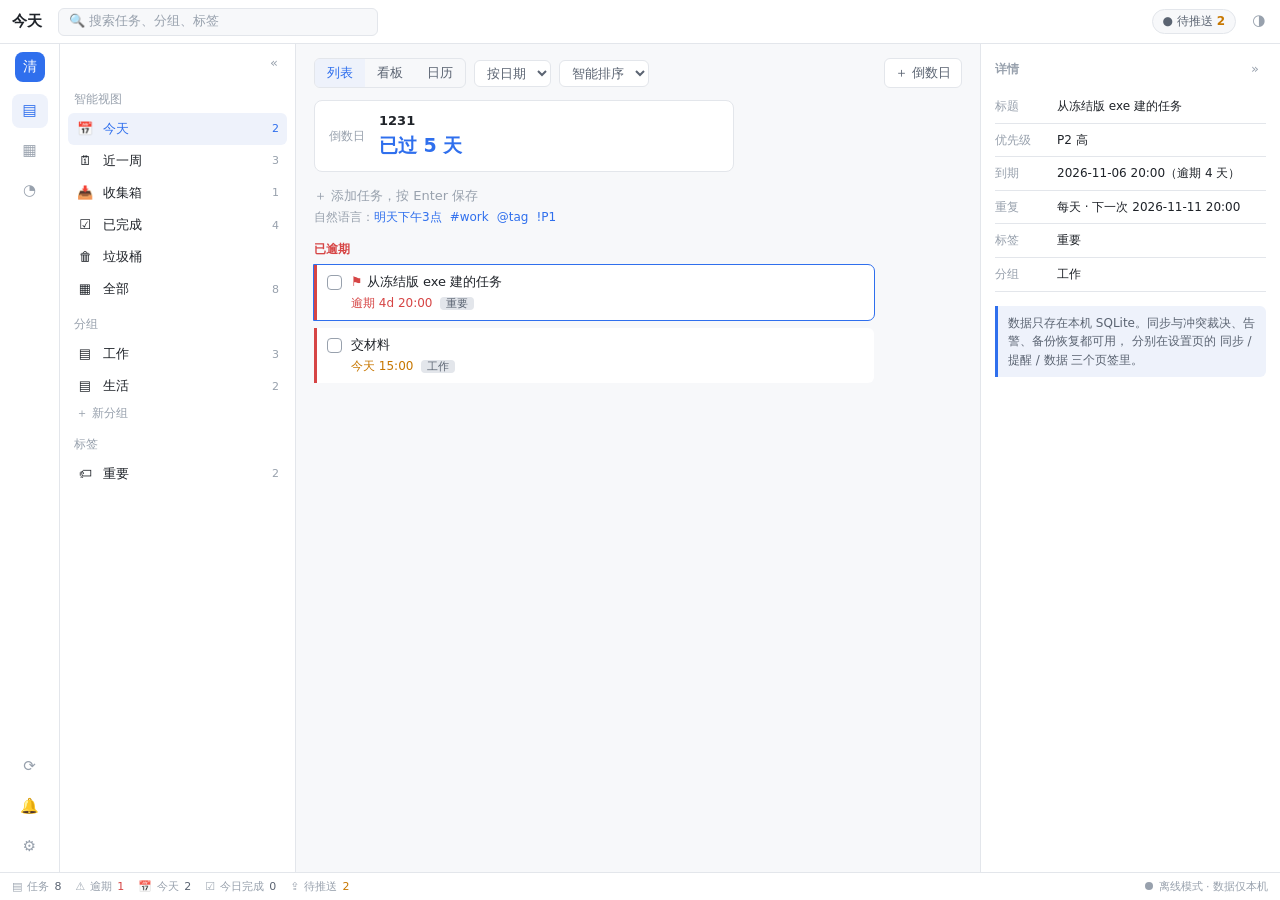
<file: docs/界面原型-可折叠面板.html>
<!DOCTYPE html>
<html lang="zh">
<head>
<meta charset="utf-8">
<title>原型 · 可折叠侧栏与详情面板</title>
<!--
  交互原型（2026-11-10）：左栏折叠、右栏折叠成还原按钮、状态栏新样式。
  单文件、零外部依赖、离线可开。演示数据取自真实使用场景。
  只看行为，不看美观度；真代码会接进 app.js/app.css 并走 i18n 与 view_pref 持久化。
  快捷键：[ 折/展左栏，] 折/展右栏。
  折叠侧栏（按你的意见更新）：折叠态保留「图标 + 文字标签」96px 窄列，标签单行截断、
  计数收成小角标；只隐藏分区标题与文字提示。
  最左 60px 图标栏（布局切换 + 同步/提醒/设置）已补进原型，且**不参与折叠**——
  侧栏收起后它是唯一常驻导航（2026-11-10 你两次点名要保留的那一列）。
  状态栏（与真代码同构）：数据库段已去除，改为图标 + 标签 + 数值；窗口 < 900px 时
  标签隐藏只留图标和数值；右端模式是绿/灰点（点它切换演示）。
-->
<style>
  :root{
    --bg:#f7f8fa; --bg-2:#ffffff; --line:#e3e6eb; --text:#1f2329; --text-2:#5a698;
    --text-2:#5b6472; --text-3:#98a1ad; --accent:#2f6fed; --hover:#eef2fb;
    --danger:#d64545; --warn:#c77700; --radius:8px; --fs:13px; --fs-s:12px;
    --sbw:236px; --sbw-min:112px; --dtw:300px;
  }
  [data-theme="dark"]{
    --bg:#171a1f; --bg-2:#1e2228; --line:#2c323b; --text:#e6e9ee; --text-2:#aeb6c2;
    --text-3:#79818d; --accent:#5b8cff; --hover:#242b36; --danger:#ff7b7b; --warn:#e0a34e;
  }
  *{box-sizing:border-box}
  html,body{height:100%}
  body{margin:0;font:var(--fs)/1.55 system-ui,"Microsoft YaHei",sans-serif;
       background:var(--bg);color:var(--text)}
  button{font:inherit;color:inherit;background:none;border:0;cursor:pointer}

  .app{display:grid;height:100%;
       grid-template-columns:60px var(--sbw) 1fr var(--dtw);
       grid-template-rows:44px 1fr 28px;
       grid-template-areas:"top top top top" "rail sb main dt" "st st st st";
       transition:grid-template-columns .18s ease}
  .app.sb-min{grid-template-columns:60px var(--sbw-min) 1fr var(--dtw)}
  .app.dt-min{grid-template-columns:60px var(--sbw) 1fr 0px}
  .app.sb-min.dt-min{grid-template-columns:60px var(--sbw-min) 1fr 0px}

  /* ---------------------------------------------------------------- 顶栏 */
  .top{grid-area:top;display:flex;align-items:center;gap:10px;padding:0 12px;
       background:var(--bg-2);border-bottom:1px solid var(--line)}
  .logo{width:26px;height:26px;border-radius:7px;background:var(--accent);color:#fff;
        display:grid;place-items:center;font-size:13px}
  .top h1{font-size:15px;margin:0 6px 0 0}
  .search{flex:0 1 320px;height:28px;border:1px solid var(--line);border-radius:6px;
          background:var(--bg);color:var(--text-3);padding:0 10px;display:flex;align-items:center}
  .spacer{flex:1}
  .pill{border:1px solid var(--line);border-radius:999px;padding:2px 10px;font-size:var(--fs-s);
        color:var(--text-2);background:var(--bg)}
  .pill b{color:var(--warn)}

  /* 最左图标栏（真程序里一直有，原型此前漏了）：布局切换 + 底部同步/提醒/设置。
     它**不参与折叠**——侧栏收起后它是唯一常驻导航，2026-11-10 用户两次点名要保留。 */
  .rail{grid-area:rail;display:flex;flex-direction:column;align-items:center;gap:6px;
        padding:8px 0;background:var(--bg-2);border-right:1px solid var(--line)}
  .rail .logo{width:30px;height:30px;border-radius:8px;background:var(--accent);color:#fff;
              display:grid;place-items:center;font-size:14px;margin-bottom:6px}
  .ric{width:36px;height:34px;border-radius:8px;color:var(--text-3);font-size:15px;
       display:grid;place-items:center}
  .ric:hover{background:var(--hover);color:var(--text)}
  .ric.on{background:var(--hover);color:var(--accent)}
  .ric.warn{color:var(--warn)}
  .rail .spacer{flex:1}

  /* ---------------------------------------------------------------- 左栏 */
  .sb{grid-area:sb;background:var(--bg-2);border-right:1px solid var(--line);
      overflow:hidden auto;padding:6px 8px 10px;position:relative}
  .sb-head{display:flex;align-items:center;justify-content:flex-end;padding:2px 2px 6px}
  .fold{width:22px;height:22px;border-radius:5px;color:var(--text-3);display:grid;place-items:center}
  .fold:hover{background:var(--hover);color:var(--accent)}
  .sec{font-size:var(--fs-s);color:var(--text-3);padding:10px 6px 4px;white-space:nowrap}
  .nav{display:flex;align-items:center;gap:9px;width:100%;padding:6px 8px;border-radius:6px;
       color:var(--text);white-space:nowrap;text-align:left}
  .nav:hover{background:var(--hover)}
  .nav.on{background:var(--hover);color:var(--accent)}
  .nav .ic{width:18px;text-align:center;flex:none}
  .nav .lbl{flex:1;overflow:hidden;text-overflow:ellipsis}
  .nav .ct{font-size:11px;color:var(--text-3)}
  .nav.on .ct{color:var(--accent)}
  .hintline{font-size:var(--fs-s);color:var(--text-3);padding:2px 8px;white-space:nowrap}

  /* 折叠态：保留「图标 + 文字标签」窄列（2026-11-10 用户要求：标签列不能没）。
     只隐藏分区标题与文字提示，标签单行截断、计数收成小角标。 */
  .app.sb-min .sb{padding:6px 6px 10px}
  .app.sb-min .sb-head{justify-content:center}
  .app.sb-min .sec,.app.sb-min .hintline{display:none}
  .app.sb-min .nav{gap:6px;padding:6px 6px}
  .app.sb-min .nav .lbl{font-size:var(--fs-s)}
  .app.sb-min .nav .ct{font-size:10px;background:var(--line);border-radius:999px;padding:0 5px;color:var(--text-2)}
  .app.sb-min .nav.on .ct{background:var(--accent);color:#fff}

  /* ---------------------------------------------------------------- 主区 */
  .main{grid-area:main;overflow:auto;padding:14px 18px}
  .bar{display:flex;gap:8px;align-items:center;margin-bottom:12px;flex-wrap:wrap}
  .seg{display:flex;border:1px solid var(--line);border-radius:6px;overflow:hidden}
  .seg button{padding:4px 12px;color:var(--text-2)}
  .seg button.on{background:var(--hover);color:var(--accent)}
  .sel{border:1px solid var(--line);border-radius:6px;background:var(--bg-2);color:var(--text-2);
       padding:4px 8px}
  .btn{border:1px solid var(--line);border-radius:6px;padding:4px 10px;color:var(--text-2);
       background:var(--bg-2)}
  .btn:hover{border-color:var(--accent);color:var(--accent)}
  .cd{display:flex;gap:14px;align-items:center;border:1px solid var(--line);border-radius:var(--radius);
      background:var(--bg-2);padding:10px 14px;margin-bottom:14px;max-width:420px}
  .cd .k{color:var(--text-3);font-size:var(--fs-s)}
  .cd .v{font-size:19px;font-weight:600;color:var(--accent)}
  .qa{color:var(--text-3);margin:6px 0 2px}
  .chips{font-size:var(--fs-s);color:var(--text-3);margin-bottom:14px}
  .chips b{color:var(--accent);font-weight:400;margin-right:8px}
  .grp{font-size:var(--fs-s);color:var(--danger);font-weight:600;margin:10px 0 6px}
  .task{display:flex;gap:9px;align-items:flex-start;border-left:3px solid var(--danger);
        padding:7px 10px;border-radius:0 6px 6px 0;background:var(--bg-2);margin-bottom:8px;
        cursor:pointer;max-width:560px}
  .task:hover{background:var(--hover)}
  .task.sel-on{outline:1px solid var(--accent)}
  .task .box{width:15px;height:15px;border:1.5px solid var(--text-3);border-radius:4px;margin-top:3px;flex:none}
  .task .flag{color:var(--danger)}
  .task .meta{font-size:var(--fs-s);color:var(--danger);margin-top:2px}
  .task .tag{background:var(--line);color:var(--text-2);border-radius:4px;padding:0 6px;
             font-size:11px;margin-left:8px}

  /* ---------------------------------------------------------------- 右栏 */
  .dt{grid-area:dt;border-left:1px solid var(--line);background:var(--bg-2);
      overflow:hidden auto;padding:14px;position:relative}
  .app.dt-min .dt{border-left:0;padding:0}
  .dt-head{display:flex;align-items:center;justify-content:space-between;margin-bottom:10px}
  .dt-head b{font-size:var(--fs-s);color:var(--text-3)}
  .row{display:flex;gap:10px;padding:7px 0;border-bottom:1px solid var(--line);font-size:var(--fs-s)}
  .row .k{color:var(--text-3);width:52px;flex:none}
  .row .v{color:var(--text)}
  .empty{color:var(--text-3);text-align:center;margin-top:60px}
  .note{border-left:3px solid var(--accent);background:var(--hover);padding:8px 10px;
        font-size:var(--fs-s);color:var(--text-2);border-radius:0 6px 6px 0;margin-top:14px}

  /* 右栏折叠后：右缘竖排还原按钮 */
  .dt-restore{position:fixed;right:0;top:50%;transform:translateY(-50%);
              writing-mode:vertical-rl;padding:14px 5px;font-size:var(--fs-s);
              color:var(--text-2);background:var(--bg-2);border:1px solid var(--line);
              border-right:0;border-radius:8px 0 0 8px;display:none;z-index:5}
  .dt-restore:hover{color:var(--accent);border-color:var(--accent)}
  .app.dt-min .dt-restore{display:block}
  .app.dt-min .dt > *{display:none}

  /* ---------------------------------------------------------------- 状态栏 */
  .st{grid-area:st;display:flex;gap:14px;align-items:center;padding:0 12px;
      font-size:11px;color:var(--text-3);background:var(--bg-2);border-top:1px solid var(--line)}
  .st b{color:var(--text-2);font-weight:400}
  /* 状态栏新样式（与真代码同构）：图标 + 标签 + 数值；数据库段已去除。
     窗口 < 900px 时标签隐藏，只留图标和数值；模式收成绿/灰点。 */
  .st .st-i{display:inline-flex;align-items:center;gap:5px;white-space:nowrap}
  .st .st-i i{font-style:normal;font-size:11px;line-height:1;opacity:.9}
  .st .st-i b{color:var(--text-2);font-weight:500}
  .st .st-i.bad b{color:var(--danger)}
  .st .st-i.warn b{color:var(--warn)}
  .st .mode{display:inline-flex;align-items:center;gap:6px;white-space:nowrap;cursor:pointer}
  .st .dot{width:8px;height:8px;border-radius:50%;background:var(--text-3);flex:none}
  .st .mode.ok .dot{background:#2e9e5b}
  .st .spacer{flex:1}
  @media (max-width: 900px){ .st .st-l{display:none} .st{gap:10px} }
</style>
</head>
<body>
<div class="app" id="app">
  <nav class="rail">
    <span class="logo">清</span>
    <button class="ric on" title="列表">▤</button>
    <button class="ric" title="看板">▦</button>
    <button class="ric" title="日历">◔</button>
    <span class="spacer"></span>
    <button class="ric" title="同步">⟳</button>
    <button class="ric warn" title="提醒">🔔</button>
    <button class="ric" title="设置">⚙</button>
  </nav>

  <header class="top">
    <h1>今天</h1>
    <span class="search">🔍 搜索任务、分组、标签</span>
    <span class="spacer"></span>
    <span class="pill">● 待推送 <b>2</b></span>
    <button class="fold" id="theme" title="切换主题（证明走 token，不写死）">🌗</button>
  </header>

  <aside class="sb" id="sb">
    <div class="sb-head">
      <button class="fold" id="sb-toggle" title="折叠侧栏（快捷键 [）">«</button>
    </div>
    <div class="sec">智能视图</div>
    <button class="nav on"><span class="ic">📅</span><span class="lbl">今天</span><span class="ct">2</span></button>
    <button class="nav"><span class="ic">🗓</span><span class="lbl">近一周</span><span class="ct">3</span></button>
    <button class="nav"><span class="ic">📥</span><span class="lbl">收集箱</span><span class="ct">1</span></button>
    <button class="nav"><span class="ic">☑</span><span class="lbl">已完成</span><span class="ct">4</span></button>
    <button class="nav"><span class="ic">🗑</span><span class="lbl">垃圾桶</span><span class="ct"></span></button>
    <button class="nav"><span class="ic">▦</span><span class="lbl">全部</span><span class="ct">8</span></button>
    <div class="sec">分组</div>
    <button class="nav"><span class="ic">▤</span><span class="lbl">工作</span><span class="ct">3</span></button>
    <button class="nav"><span class="ic">▤</span><span class="lbl">生活</span><span class="ct">2</span></button>
    <div class="hintline">＋ 新分组</div>
    <div class="sec">标签</div>
    <button class="nav"><span class="ic">🏷</span><span class="lbl">重要</span><span class="ct">2</span></button>
  </aside>

  <main class="main">
    <div class="bar">
      <span class="seg"><button class="on">列表</button><button>看板</button><button>日历</button></span>
      <select class="sel"><option>按日期</option></select>
      <select class="sel"><option>智能排序</option></select>
      <span class="spacer"></span>
      <button class="btn">＋ 倒数日</button>
    </div>

    <div class="cd"><span class="k">倒数日</span><span><b>1231</b><br><span class="v">已过 5 天</span></span></div>

    <div class="qa">＋ 添加任务，按 Enter 保存</div>
    <div class="chips">自然语言：<b>明天下午3点</b><b>#work</b><b>@tag</b><b>!P1</b></div>

    <div class="grp">已逾期</div>
    <div class="task sel-on" id="t1">
      <span class="box"></span>
      <span><span class="flag">⚑</span> 从冻结版 exe 建的任务
        <div class="meta">逾期 4d 20:00<span class="tag">重要</span></div></span>
    </div>
    <div class="task" id="t2">
      <span class="box"></span>
      <span>交材料<div class="meta" style="color:var(--warn)">今天 15:00<span class="tag">工作</span></div></span>
    </div>
  </main>

  <aside class="dt" id="dt">
    <div class="dt-head"><b>详情</b>
      <button class="fold" id="dt-toggle" title="收起详情（快捷键 ]）">»</button></div>
    <div class="row"><span class="k">标题</span><span class="v">从冻结版 exe 建的任务</span></div>
    <div class="row"><span class="k">优先级</span><span class="v">P2 高</span></div>
    <div class="row"><span class="k">到期</span><span class="v">2026-11-06 20:00（逾期 4 天）</span></div>
    <div class="row"><span class="k">重复</span><span class="v">每天 · 下一次 2026-11-11 20:00</span></div>
    <div class="row"><span class="k">标签</span><span class="v">重要</span></div>
    <div class="row"><span class="k">分组</span><span class="v">工作</span></div>
    <div class="note">数据只存在本机 SQLite。同步与冲突裁决、告警、备份恢复都可用，
      分别在设置页的 同步 / 提醒 / 数据 三个页签里。</div>
  </aside>

  <button class="dt-restore" id="dt-restore" title="展开详情（快捷键 ]）">详情 »</button>

  <footer class="st">
    <span class="st-i" title="任务"><i>▤</i><span class="st-l">任务</span><b>8</b></span>
    <span class="st-i bad" title="逾期"><i>⚠</i><span class="st-l">逾期</span><b>1</b></span>
    <span class="st-i" title="今天"><i>📅</i><span class="st-l">今天</span><b>2</b></span>
    <span class="st-i" title="今日完成"><i>☑</i><span class="st-l">今日完成</span><b>0</b></span>
    <span class="st-i warn" title="待推送"><i>⇪</i><span class="st-l">待推送</span><b>2</b></span>
    <span class="spacer"></span>
    <span class="mode off" id="mode" title="离线模式 · 数据仅本机（点我切换绿/灰点演示）">
      <i class="dot"></i><span class="st-l">离线模式 · 数据仅本机</span></span>
  </footer>
</div>

<script>
  const app = document.getElementById("app");
  const sbT = document.getElementById("sb-toggle");
  const dtT = document.getElementById("dt-toggle");
  const rs  = document.getElementById("dt-restore");

  function setSB(min){
    app.classList.toggle("sb-min", min);
    sbT.textContent = min ? "»" : "«";
    sbT.title = min ? "展开侧栏（快捷键 [）" : "折叠侧栏（快捷键 [）";
  }
  function setDT(min){
    app.classList.toggle("dt-min", min);
  }
  sbT.onclick = () => setSB(!app.classList.contains("sb-min"));
  dtT.onclick = () => setDT(true);
  rs.onclick  = () => setDT(false);

  document.getElementById("theme").onclick = () => {
    const dark = document.documentElement.dataset.theme === "dark";
    document.documentElement.dataset.theme = dark ? "" : "dark";
  };

  // 点任务切换详情选中态（原型里只演示"右栏收起来后仍能选中、还原后还在"）
  for (const id of ["t1", "t2"]) {
    document.getElementById(id).onclick = () => {
      document.querySelectorAll(".task").forEach(x => x.classList.remove("sel-on"));
      document.getElementById(id).classList.add("sel-on");
    };
  }

  addEventListener("keydown", (e) => {
    if (e.key === "[") setSB(!app.classList.contains("sb-min"));
    if (e.key === "]") setDT(!app.classList.contains("dt-min"));
  });

  // 绿/灰点演示：点状态栏右端的点切换"已登录·同步可用 / 离线·数据仅本机"
  const mode = document.getElementById("mode");
  mode.onclick = () => {
    const ok = mode.classList.toggle("ok");
    mode.classList.toggle("off", !ok);
    const txt = ok ? "已登录 · 同步可用" : "离线模式 · 数据仅本机";
    mode.title = txt + "（点我切换绿/灰点演示）";
    mode.querySelector(".st-l").textContent = txt;
  };
</script>
</body>
</html>
</file>
